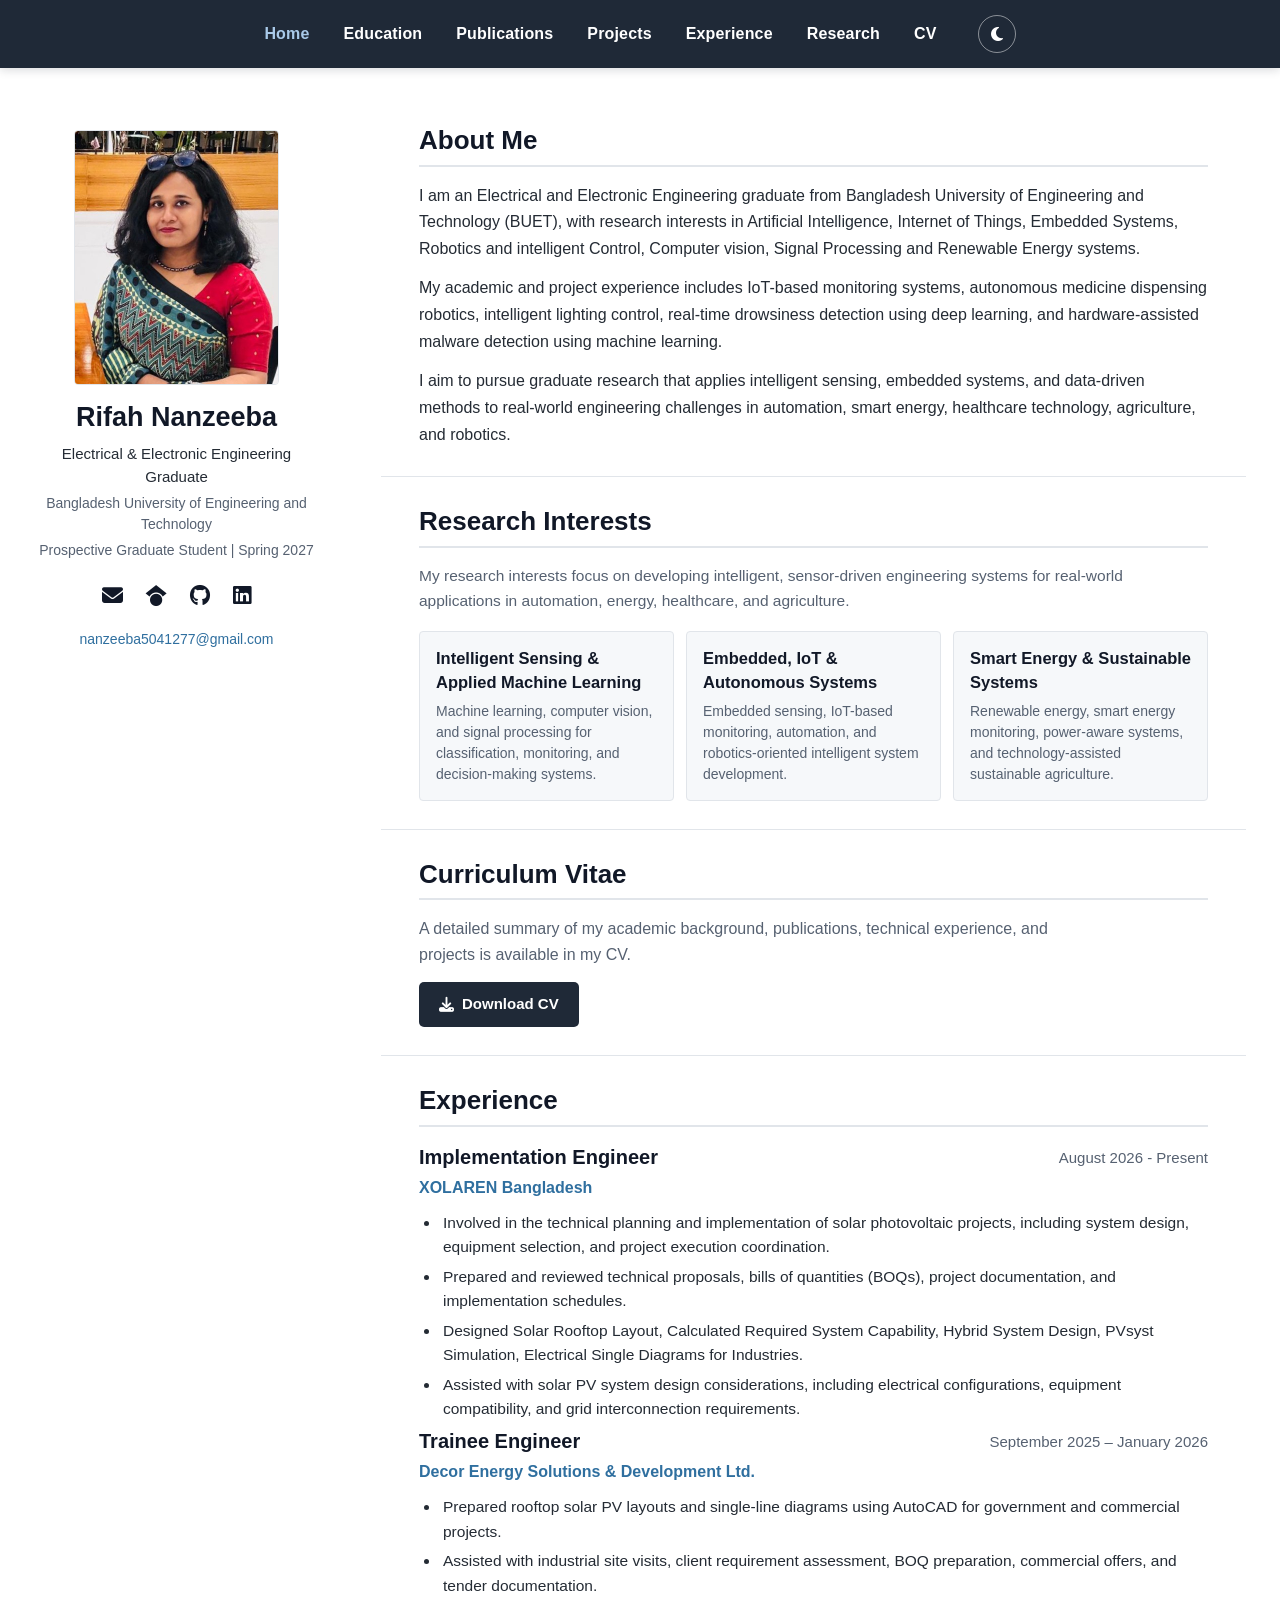
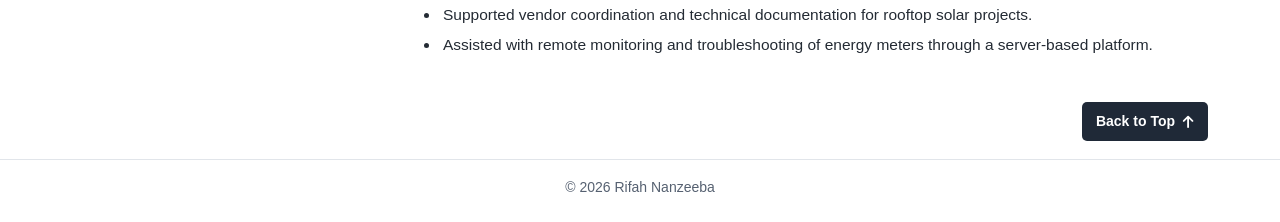
<file: index.html>
<!DOCTYPE html>
<html lang="en">
<head>
  <meta charset="UTF-8">
  <meta name="viewport" content="width=device-width, initial-scale=1.0">
  <title>Rifah Nanzeeba | Electrical &amp; Electronic Engineering</title>

  <!-- Apply saved theme before page renders -->
  <script>
    (function () {
      const savedTheme = localStorage.getItem("rifah-site-theme");
      const prefersDark = window.matchMedia &&
        window.matchMedia("(prefers-color-scheme: dark)").matches;

      const theme = savedTheme || (prefersDark ? "dark" : "light");
      document.documentElement.setAttribute("data-theme", theme);
    })();
  </script>

  <!-- Font Awesome Icons -->
  <link
    rel="stylesheet"
    href="https://cdnjs.cloudflare.com/ajax/libs/font-awesome/6.5.0/css/all.min.css"
  >

  <!-- Shared CSS -->
  <link rel="stylesheet" href="style.css">
</head>

<body id="top">

  <nav class="top-nav">
    <a href="#about" class="active">Home</a>
    <a href="education.html">Education</a>
    <a href="publications.html">Publications</a>
    <a href="project.html">Projects</a>
    <a href="#experience">Experience</a>
    <a href="#research-interests">Research</a>
    <a href="#cv">CV</a>
    <button id="theme-toggle" class="theme-toggle" type="button" aria-label="Switch to dark mode">
      <i class="fa-solid fa-moon"></i>
    </button>
  </nav>

  <div class="page-layout">

    <aside class="profile-sidebar" id="contact">
      <img src="WM.jpeg" alt="Rifah Nanzeeba" class="profile-photo">

      <h1>Rifah Nanzeeba</h1>

      <p class="profile-title">Electrical &amp; Electronic Engineering Graduate</p>
      <p class="profile-institution">Bangladesh University of Engineering and Technology</p>
      <p class="profile-status">Prospective Graduate Student | Spring 2027</p>

      <div class="social-icons">
        <a href="mailto:nanzeeba5041277@gmail.com" title="Email" aria-label="Email">
          <i class="fa-solid fa-envelope"></i>
        </a>
        <a href="https://scholar.google.com/citations?user=uKx2YNoAAAAJ&amp;hl=en&amp;oi=ao"
           target="_blank" rel="noopener noreferrer" title="Google Scholar" aria-label="Google Scholar">
          <i class="fa-brands fa-google-scholar"></i>
        </a>
        <a href="https://github.com/rifahnanzeeba"
           target="_blank" rel="noopener noreferrer" title="GitHub" aria-label="GitHub">
          <i class="fa-brands fa-github"></i>
        </a>
        <a href="https://www.linkedin.com/in/rifah-nanzeeba-9958081a5/"
           target="_blank" rel="noopener noreferrer" title="LinkedIn" aria-label="LinkedIn">
          <i class="fa-brands fa-linkedin"></i>
        </a>
      </div>

      <div class="profile-contact">
        <a href="mailto:nanzeeba5041277@gmail.com">nanzeeba5041277@gmail.com</a>
      </div>
    </aside>

    <main class="main-content">

      <section id="about" class="content-section">
        <div class="section-content">
          <h2>About Me</h2>
          <p>
            I am an Electrical and Electronic Engineering graduate from
            Bangladesh University of Engineering and Technology (BUET), with
            research interests in Artificial Intelligence, Internet of Things,
            Embedded Systems, Robotics and intelligent Control, Computer vision, Signal Processing and Renewable
            Energy systems.
          </p>
          <p>
            My academic and project experience includes IoT-based monitoring
            systems, autonomous medicine dispensing robotics, intelligent
            lighting control, real-time drowsiness detection using deep
            learning, and hardware-assisted malware detection using machine
            learning.
          </p>
          <p>
            I aim to pursue graduate research that applies intelligent sensing,
            embedded systems, and data-driven methods to real-world engineering
            challenges in automation, smart energy, healthcare technology,
            agriculture, and robotics.
          </p>
        </div>
      </section>

      <section id="research-interests" class="content-section">
        <div class="section-content">
          <h2>Research Interests</h2>

          <p class="research-summary">
            My research interests focus on developing intelligent, sensor-driven
            engineering systems for real-world applications in automation,
            energy, healthcare, and agriculture.
          </p>

          <div class="research-grid">
            <div class="research-item">
              <h3>Intelligent Sensing &amp; Applied Machine Learning</h3>
              <p>
                Machine learning, computer vision, and signal processing for
                classification, monitoring, and decision-making systems.
              </p>
            </div>

            <div class="research-item">
              <h3>Embedded, IoT &amp; Autonomous Systems</h3>
              <p>
                Embedded sensing, IoT-based monitoring, automation, and
                robotics-oriented intelligent system development.
              </p>
            </div>

            <div class="research-item">
              <h3>Smart Energy &amp; Sustainable Systems</h3>
              <p>
                Renewable energy, smart energy monitoring, power-aware systems,
                and technology-assisted sustainable agriculture.
              </p>
            </div>
          </div>
        </div>
      </section>

      <section id="cv" class="content-section">
        <div class="section-content cv-section-content">
          <h2>Curriculum Vitae</h2>
          <p>
            A detailed summary of my academic background, publications,
            technical experience, and projects is available in my CV.
          </p>
          <a href="Rifah_Nanzeeba_CV__Copy__for_github.pdf" download class="cv-button">
            <i class="fa-solid fa-download"></i> Download CV
          </a>
        </div>
      </section>

      <section id="experience" class="content-section">
        <div class="section-content">
          <h2>Experience</h2>
          
    

    <!-- XOLAREN Bangladesh -->
          <article class="experience-item">

            <div class="experience-heading">
              <div>
                <h3>Implementation Engineer</h3>
                  <p class="organization">XOLAREN Bangladesh</p>
              </div>
                  <p class="duration">August 2026 - Present</p>
            </div>

              <ul class="experience-list">
                <li>
                  Involved in the technical planning and implementation
                  of solar photovoltaic projects, including system design,
                  equipment selection, and project execution coordination.
                </li>

                <li>
                  Prepared and reviewed technical proposals, bills of
                  quantities (BOQs), project documentation, and
                  implementation schedules.
                </li>

                <li>
                  Designed Solar Rooftop Layout, Calculated Required System Capability,
                  Hybrid System Design, PVsyst Simulation, Electrical Single Diagrams for Industries.
                </li>

                <li>
                  Assisted with solar PV system design considerations,
                  including electrical configurations, equipment
                 compatibility, and grid interconnection requirements.
                </li>
              </ul>

    </article>
          <article class="experience-item">
            <div class="experience-heading">
              <div>
                <h3>Trainee Engineer</h3>
                <p class="organization">Decor Energy Solutions &amp; Development Ltd.</p>
              </div>
              <p class="duration">September 2025 – January 2026</p>
            </div>

            <ul class="experience-list">
              <li>Prepared rooftop solar PV layouts and single-line diagrams using AutoCAD for government and commercial projects.</li>
              <li>Assisted with industrial site visits, client requirement assessment, BOQ preparation, commercial offers, and tender documentation.</li>
              <li>Supported vendor coordination and technical documentation for rooftop solar projects.</li>
              <li>Assisted with remote monitoring and troubleshooting of energy meters through a server-based platform.</li>
            </ul>
          </article>
        </div>
      </section>

      <div class="back-top-container">
        <a href="#top" class="back-to-top">
          Back to Top <i class="fa-solid fa-arrow-up"></i>
        </a>
      </div>
    </main>
  </div>

  <footer>
    <p>© 2026 Rifah Nanzeeba</p>
  </footer>

  <script src="theme.js"></script>
</body>
</html>
</file>
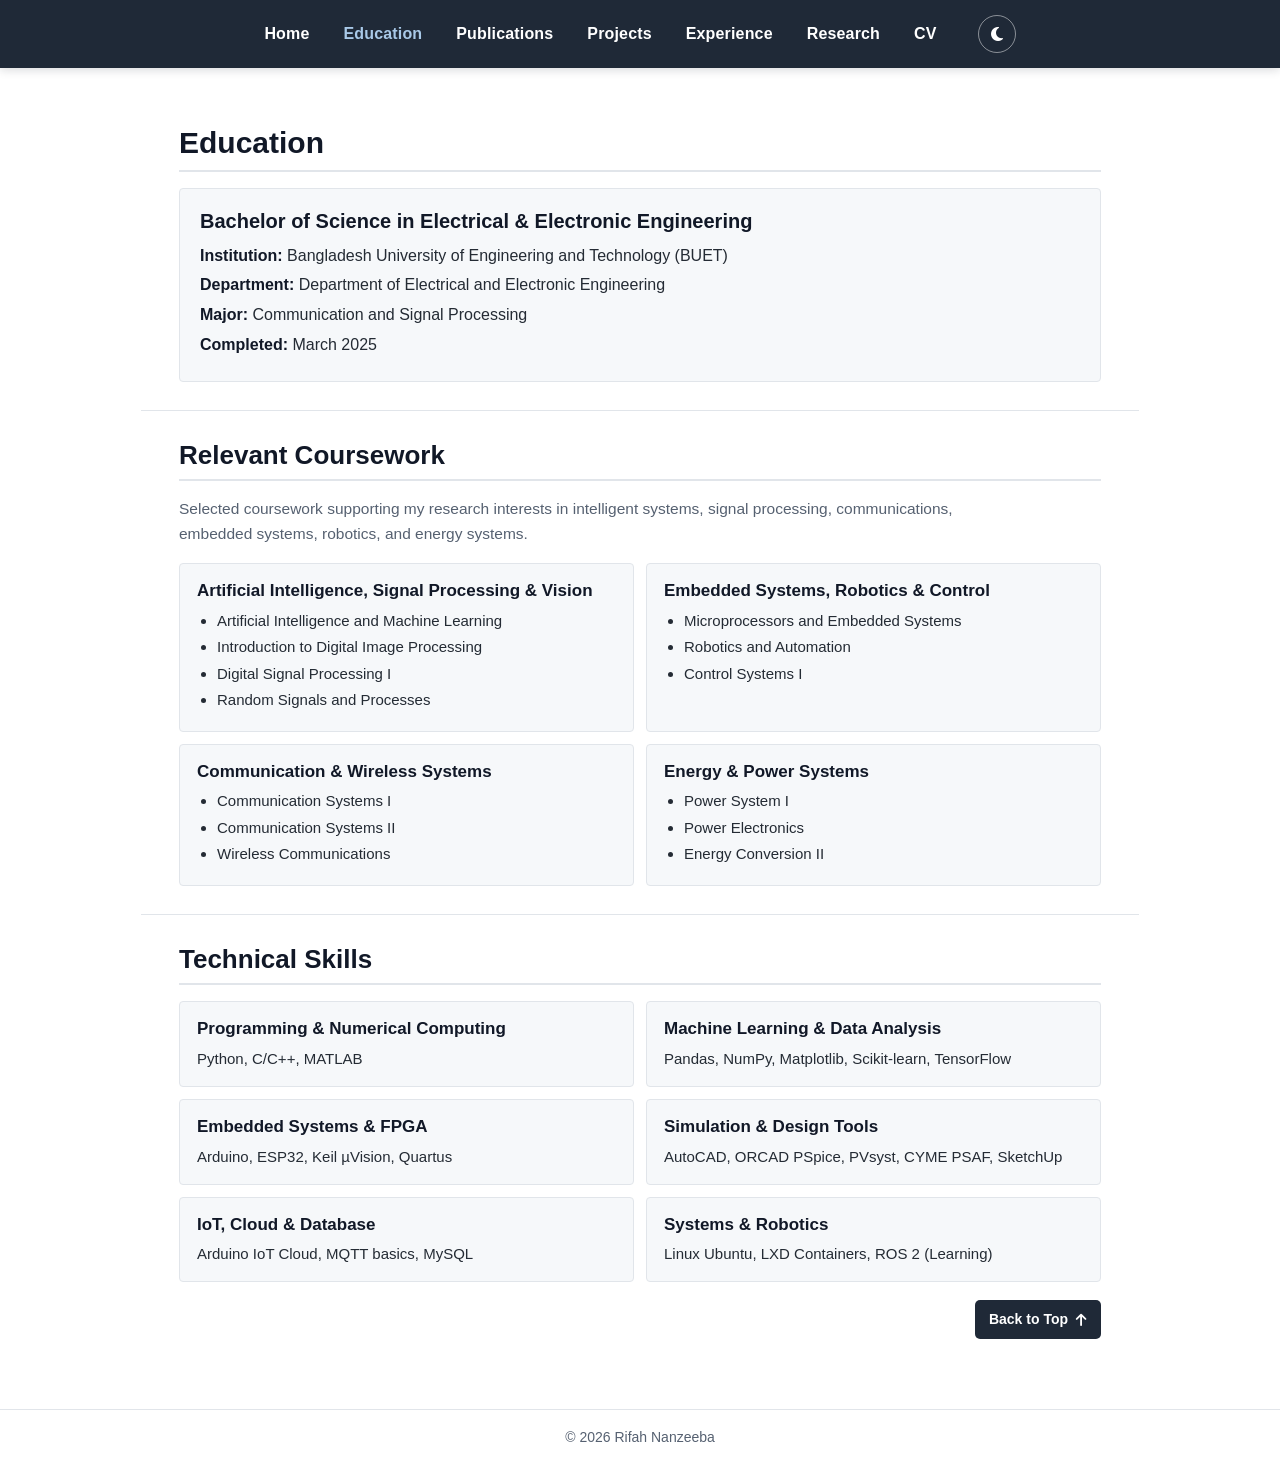
<file: education.html>
<!DOCTYPE html>
<html lang="en">
<head>
  <meta charset="UTF-8">
  <meta name="viewport" content="width=device-width, initial-scale=1.0">
  <title>Education | Rifah Nanzeeba</title>

   <!-- Apply saved theme before page renders -->
  <script>
    (function () {
      const savedTheme = localStorage.getItem("rifah-site-theme");
      const prefersDark = window.matchMedia &&
        window.matchMedia("(prefers-color-scheme: dark)").matches;

      const theme = savedTheme || (prefersDark ? "dark" : "light");
      document.documentElement.setAttribute("data-theme", theme);
    })();
  </script>

  <!-- Font Awesome Icons -->
  <link
    rel="stylesheet"
    href="https://cdnjs.cloudflare.com/ajax/libs/font-awesome/6.5.0/css/all.min.css"
  >

  <!-- Shared CSS -->
  <link rel="stylesheet" href="style.css">
</head>

<body id="top">

  <nav class="top-nav">
    <a href="index.html">Home</a>
    <a href="education.html" class="active">Education</a>
    <a href="publications.html">Publications</a>
    <a href="project.html">Projects</a>
    <a href="index.html#experience">Experience</a>
    <a href="index.html#research-interests">Research</a>
    <a href="index.html#cv">CV</a>
    <button
    class="theme-toggle"
    type="button"
    data-theme-toggle
    aria-label="Switch theme"
    title="Switch theme"
  >
    <i class="fa-solid fa-moon"></i>
  </button>
  </nav>

  <main class="subpage-layout">

    <section class="subpage-section" id="education">
      <div class="section-content">
        <h1>Education</h1>

        <div class="education-details">
          <h3>Bachelor of Science in Electrical &amp; Electronic Engineering</h3>
          <p><strong>Institution:</strong> Bangladesh University of Engineering and Technology (BUET)</p>
          <p><strong>Department:</strong> Department of Electrical and Electronic Engineering</p>
          <p><strong>Major:</strong> Communication and Signal Processing</p>
          <p><strong>Completed:</strong> March 2025</p>
        </div>
      </div>
    </section>

    <section class="subpage-section" id="coursework">
      <div class="section-content">
        <h2>Relevant Coursework</h2>

        <p class="section-introduction">
          Selected coursework supporting my research interests in intelligent systems,
          signal processing, communications, embedded systems, robotics, and energy systems.
        </p>

        <div class="coursework-grid">
          <div class="coursework-category">
            <h3>Artificial Intelligence, Signal Processing &amp; Vision</h3>
            <ul>
              <li>Artificial Intelligence and Machine Learning</li>
              <li>Introduction to Digital Image Processing</li>
              <li>Digital Signal Processing I</li>
              <li>Random Signals and Processes</li>
            </ul>
          </div>

          <div class="coursework-category">
            <h3>Embedded Systems, Robotics &amp; Control</h3>
            <ul>
              <li>Microprocessors and Embedded Systems</li>
              <li>Robotics and Automation</li>
              <li>Control Systems I</li>
            </ul>
          </div>

          <div class="coursework-category">
            <h3>Communication &amp; Wireless Systems</h3>
            <ul>
              <li>Communication Systems I</li>
              <li>Communication Systems II</li>
              <li>Wireless Communications</li>
            </ul>
          </div>

          <div class="coursework-category">
            <h3>Energy &amp; Power Systems</h3>
            <ul>
              <li>Power System I</li>
              <li>Power Electronics</li>
              <li>Energy Conversion II</li>
            </ul>
          </div>
        </div>
      </div>
    </section>

    <section class="subpage-section" id="skills">
      <div class="section-content">
        <h2>Technical Skills</h2>

        <div class="skills-grid">
          <div class="skill-category">
            <h3>Programming &amp; Numerical Computing</h3>
            <p>Python, C/C++, MATLAB</p>
          </div>

          <div class="skill-category">
            <h3>Machine Learning &amp; Data Analysis</h3>
            <p>Pandas, NumPy, Matplotlib, Scikit-learn, TensorFlow</p>
          </div>

          <div class="skill-category">
            <h3>Embedded Systems &amp; FPGA</h3>
            <p>Arduino, ESP32, Keil µVision, Quartus</p>
          </div>

          <div class="skill-category">
            <h3>Simulation &amp; Design Tools</h3>
            <p>AutoCAD, ORCAD PSpice, PVsyst, CYME PSAF, SketchUp</p>
          </div>

          <div class="skill-category">
            <h3>IoT, Cloud &amp; Database</h3>
            <p>Arduino IoT Cloud, MQTT basics, MySQL</p>
          </div>

          <div class="skill-category">
            <h3>Systems &amp; Robotics</h3>
            <p>Linux Ubuntu, LXD Containers, ROS 2 (Learning)</p>
          </div>
        </div>

        <div class="back-top-container">
          <a href="#top" class="back-to-top">
            Back to Top <i class="fa-solid fa-arrow-up"></i>
          </a>
        </div>
      </div>
    </section>
  </main>

  <footer>
    <p>© 2026 Rifah Nanzeeba</p>
  </footer>

  <script src="theme.js"></script>
</body>
</html>
</file>
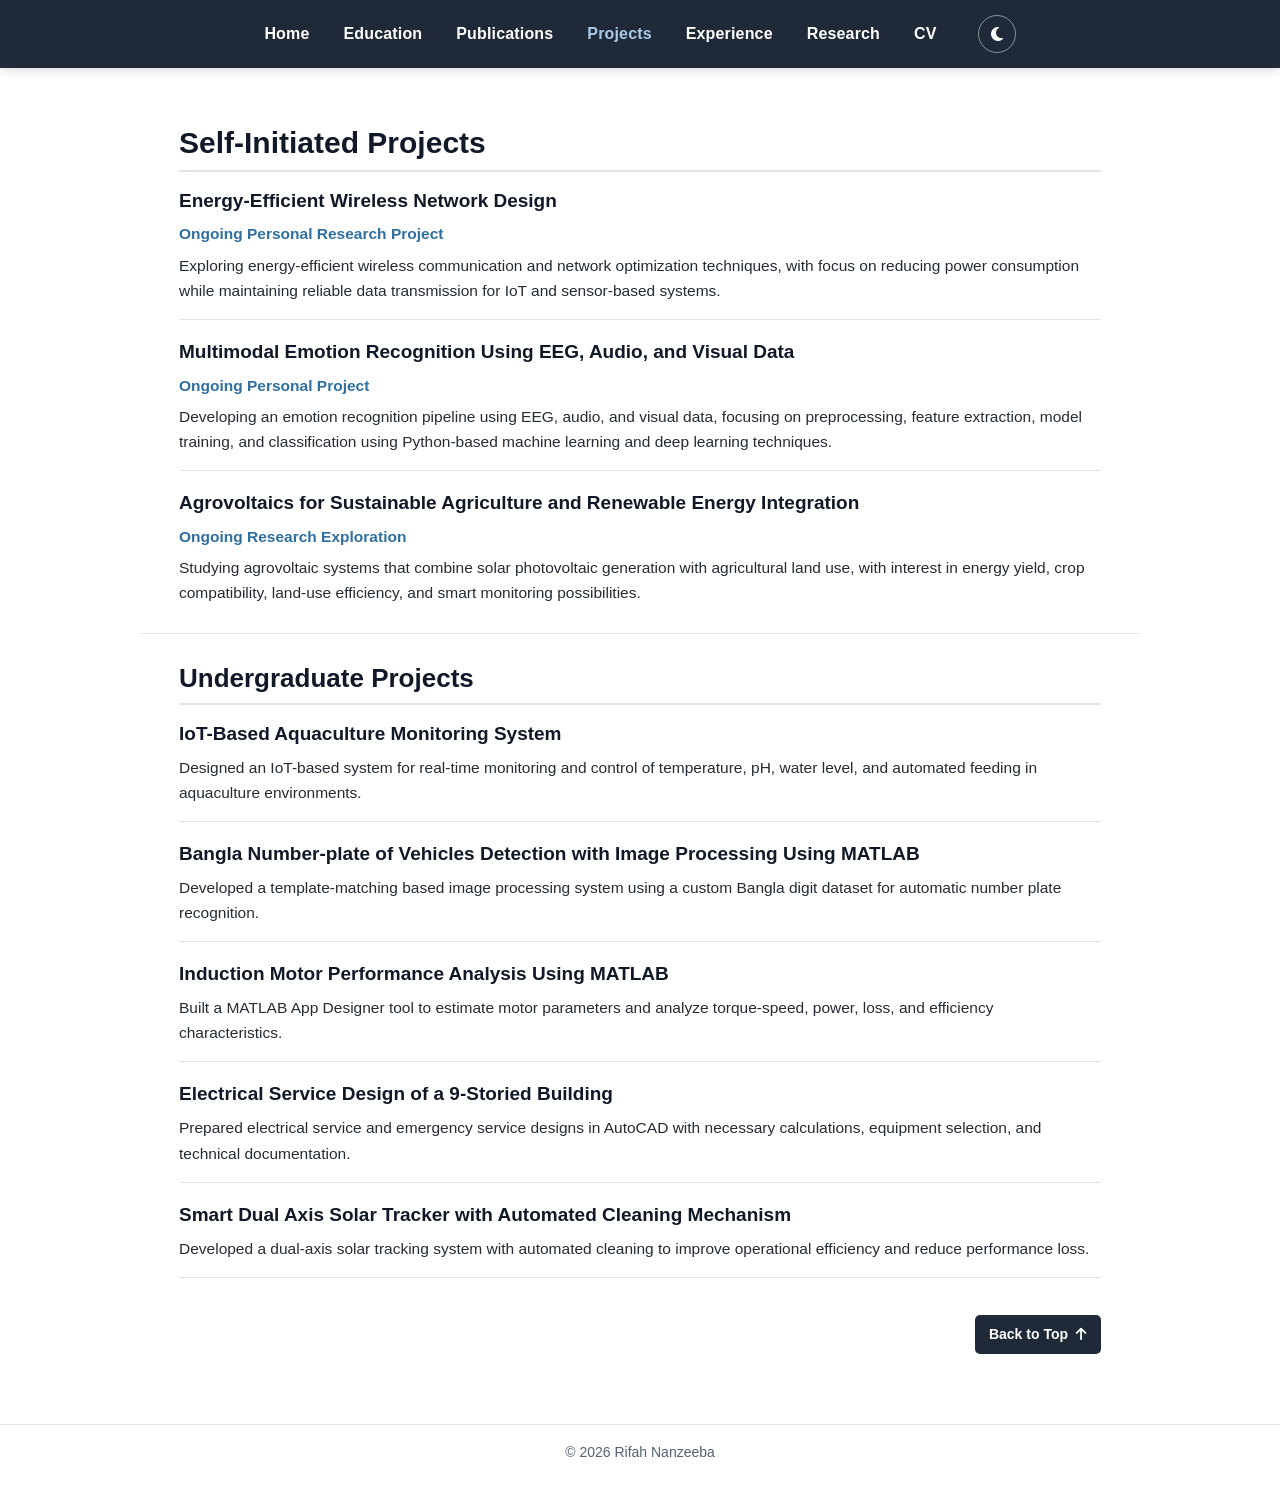
<file: project.html>
<!DOCTYPE html>
<html lang="en">
<head>
  <meta charset="UTF-8">
  <meta name="viewport" content="width=device-width, initial-scale=1.0">
  <title>Projects | Rifah Nanzeeba</title>

   <!-- Apply saved theme before page renders -->
  <script>
    (function () {
      const savedTheme = localStorage.getItem("rifah-site-theme");
      const prefersDark = window.matchMedia &&
        window.matchMedia("(prefers-color-scheme: dark)").matches;

      const theme = savedTheme || (prefersDark ? "dark" : "light");
      document.documentElement.setAttribute("data-theme", theme);
    })();
  </script>

  <!-- Font Awesome Icons -->
  <link
    rel="stylesheet"
    href="https://cdnjs.cloudflare.com/ajax/libs/font-awesome/6.5.0/css/all.min.css"
  >

  <!-- Shared CSS -->
  <link rel="stylesheet" href="style.css">
</head>

<body id="top">

  <nav class="top-nav">
    <a href="index.html">Home</a>
    <a href="education.html">Education</a>
    <a href="publications.html">Publications</a>
    <a href="project.html" class="active">Projects</a>
    <a href="index.html#experience">Experience</a>
    <a href="index.html#research-interests">Research</a>
    <a href="index.html#cv">CV</a>
    <button id="theme-toggle" class="theme-toggle" type="button" aria-label="Switch to dark mode">
      <i class="fa-solid fa-moon"></i>
    </button>
  </nav>

  <main class="subpage-layout">

    <section class="subpage-section" id="ongoing-projects">
      <div class="section-content">
        <h1>Self-Initiated Projects</h1>

        <article class="project">
          <h3>Energy-Efficient Wireless Network Design</h3>
          <p class="project-status">Ongoing Personal Research Project</p>
          <p>
            Exploring energy-efficient wireless communication and network optimization techniques,
            with focus on reducing power consumption while maintaining reliable data transmission
            for IoT and sensor-based systems.
          </p>
        </article>

        <article class="project">
          <h3>Multimodal Emotion Recognition Using EEG, Audio, and Visual Data</h3>
          <p class="project-status">Ongoing Personal Project</p>
          <p>
            Developing an emotion recognition pipeline using EEG, audio, and visual data, focusing
            on preprocessing, feature extraction, model training, and classification using
            Python-based machine learning and deep learning techniques.
          </p>
        </article>

        <article class="project">
          <h3>Agrovoltaics for Sustainable Agriculture and Renewable Energy Integration</h3>
          <p class="project-status">Ongoing Research Exploration</p>
          <p>
            Studying agrovoltaic systems that combine solar photovoltaic generation with
            agricultural land use, with interest in energy yield, crop compatibility,
            land-use efficiency, and smart monitoring possibilities.
          </p>
        </article>
      </div>
    </section>

    <section class="subpage-section" id="undergraduate-projects">
      <div class="section-content">
        <h2>Undergraduate Projects</h2>

        <article class="project">
          <h3>IoT-Based Aquaculture Monitoring System</h3>
          <p>
            Designed an IoT-based system for real-time monitoring and control of temperature,
            pH, water level, and automated feeding in aquaculture environments.
          </p>
        </article>

        <article class="project">
          <h3>Bangla Number-plate of Vehicles Detection with Image Processing Using MATLAB</h3>
          <p>
            Developed a template-matching based image processing system using a custom Bangla
            digit dataset for automatic number plate recognition.
          </p>
        </article>

        <article class="project">
          <h3>Induction Motor Performance Analysis Using MATLAB</h3>
          <p>
            Built a MATLAB App Designer tool to estimate motor parameters and analyze
            torque-speed, power, loss, and efficiency characteristics.
          </p>
        </article>

        <article class="project">
          <h3>Electrical Service Design of a 9-Storied Building</h3>
          <p>
            Prepared electrical service and emergency service designs in AutoCAD with
            necessary calculations, equipment selection, and technical documentation.
          </p>
        </article>

        <article class="project">
          <h3>Smart Dual Axis Solar Tracker with Automated Cleaning Mechanism</h3>
          <p>
            Developed a dual-axis solar tracking system with automated cleaning to improve
            operational efficiency and reduce performance loss.
          </p>
        </article>

        <div class="back-top-container">
          <a href="#top" class="back-to-top">
            Back to Top <i class="fa-solid fa-arrow-up"></i>
          </a>
        </div>
      </div>
    </section>
  </main>

  <footer>
    <p>© 2026 Rifah Nanzeeba</p>
  </footer>

  <script src="theme.js"></script>
</body>
</html>
</file>
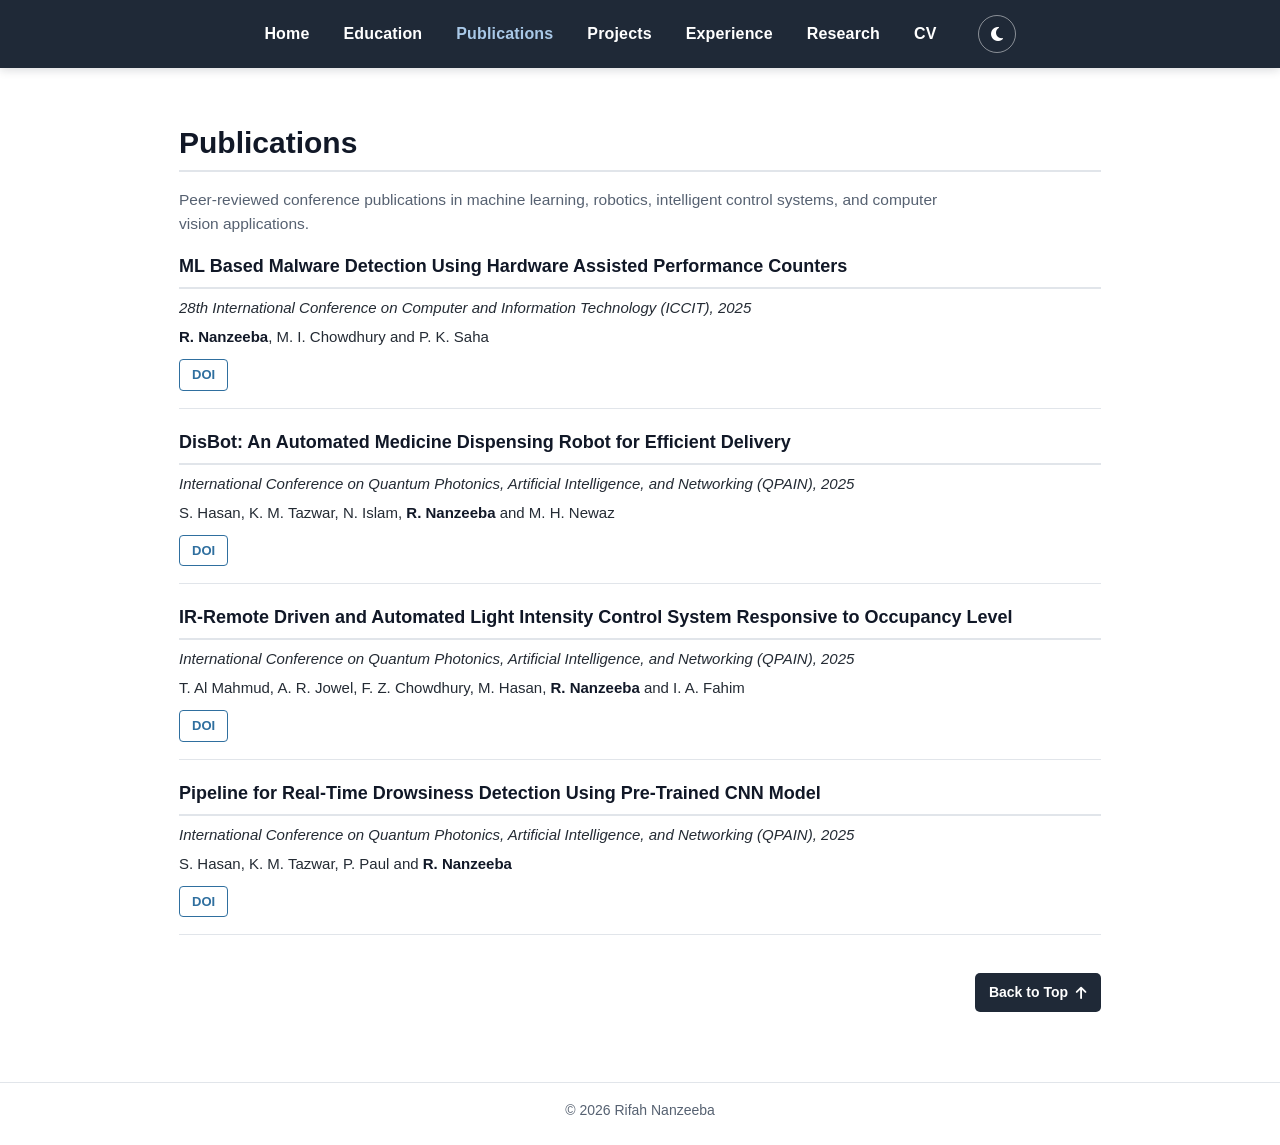
<file: publications.html>
<!DOCTYPE html>
<html lang="en">
<head>
  <meta charset="UTF-8">
  <meta name="viewport" content="width=device-width, initial-scale=1.0">
  <title>Publications | Rifah Nanzeeba</title>

   <!-- Apply saved theme before page renders -->
  <script>
    (function () {
      const savedTheme = localStorage.getItem("rifah-site-theme");
      const prefersDark = window.matchMedia &&
        window.matchMedia("(prefers-color-scheme: dark)").matches;

      const theme = savedTheme || (prefersDark ? "dark" : "light");
      document.documentElement.setAttribute("data-theme", theme);
    })();
  </script>

  <!-- Font Awesome Icons -->
  <link
    rel="stylesheet"
    href="https://cdnjs.cloudflare.com/ajax/libs/font-awesome/6.5.0/css/all.min.css"
  >

  <!-- Shared CSS -->
  <link rel="stylesheet" href="style.css">
</head>

<body id="top">

  <nav class="top-nav">
    <a href="index.html">Home</a>
    <a href="education.html">Education</a>
    <a href="publications.html" class="active">Publications</a>
    <a href="project.html">Projects</a>
    <a href="index.html#experience">Experience</a>
    <a href="index.html#research-interests">Research</a>
    <a href="index.html#cv">CV</a>
    <button id="theme-toggle" class="theme-toggle" type="button" aria-label="Switch to dark mode">
      <i class="fa-solid fa-moon"></i>
    </button>
  </nav>

  <main class="subpage-layout">
    <section class="subpage-section">
      <div class="section-content">
        <h1 class="page-heading">Publications</h1>

        <p class="page-introduction">
          Peer-reviewed conference publications in machine learning, robotics,
          intelligent control systems, and computer vision applications.
        </p>

        <article class="publication">
          <h2>ML Based Malware Detection Using Hardware Assisted Performance Counters</h2>
          <p class="publication-venue">28th International Conference on Computer and Information Technology (ICCIT), 2025</p>
          <p class="publication-authors"><strong>R. Nanzeeba</strong>, M. I. Chowdhury and P. K. Saha</p>
          <a href="https://ieeexplore.ieee.org/abstract/document/11491146" target="_blank" rel="noopener noreferrer" class="paper-button">DOI</a>
        </article>

        <article class="publication">
          <h2>DisBot: An Automated Medicine Dispensing Robot for Efficient Delivery</h2>
          <p class="publication-venue">International Conference on Quantum Photonics, Artificial Intelligence, and Networking (QPAIN), 2025</p>
          <p class="publication-authors">S. Hasan, K. M. Tazwar, N. Islam, <strong>R. Nanzeeba</strong> and M. H. Newaz</p>
          <a href="https://ieeexplore.ieee.org/abstract/document/11171744" target="_blank" rel="noopener noreferrer" class="paper-button">DOI</a>
        </article>

        <article class="publication">
          <h2>IR-Remote Driven and Automated Light Intensity Control System Responsive to Occupancy Level</h2>
          <p class="publication-venue">International Conference on Quantum Photonics, Artificial Intelligence, and Networking (QPAIN), 2025</p>
          <p class="publication-authors">T. Al Mahmud, A. R. Jowel, F. Z. Chowdhury, M. Hasan, <strong>R. Nanzeeba</strong> and I. A. Fahim</p>
          <a href="https://ieeexplore.ieee.org/abstract/document/11171781" target="_blank" rel="noopener noreferrer" class="paper-button">DOI</a>
        </article>

        <article class="publication">
          <h2>Pipeline for Real-Time Drowsiness Detection Using Pre-Trained CNN Model</h2>
          <p class="publication-venue">International Conference on Quantum Photonics, Artificial Intelligence, and Networking (QPAIN), 2025</p>
          <p class="publication-authors">S. Hasan, K. M. Tazwar, P. Paul and <strong>R. Nanzeeba</strong></p>
          <a href="https://ieeexplore.ieee.org/abstract/document/11172132" target="_blank" rel="noopener noreferrer" class="paper-button">DOI</a>
        </article>

        <div class="back-top-container">
          <a href="#top" class="back-to-top">
            Back to Top <i class="fa-solid fa-arrow-up"></i>
          </a>
        </div>
      </div>
    </section>
  </main>

  <footer>
    <p>© 2026 Rifah Nanzeeba</p>
  </footer>

  <script src="theme.js"></script>
</body>
</html>
</file>
<file: style.css>
/* =========================================================
   Shared Theme and Layout Styles
   Used by: index.html, education.html, publications.html, project.html
========================================================= */

:root {
  --navy: #1f2937;
  --navy-dark: #111827;
  --blue: #2f6f9f;
  --blue-hover: #1f4e73;
  --blue-light: #a9c9e8;

  --text: #242b34;
  --muted-text: #566171;
  --border: #e1e5ea;

  --page-background: #ffffff;
  --surface: #ffffff;
  --surface-alt: #f6f8fa;
  --card-background: #f6f8fa;
  --on-navy: #ffffff;

  --nav-height: 68px;
  --page-width: 1320px;
  --content-width: 1050px;
  --sidebar-width: 285px;
}

/* =========================================================
   Dark Mode Theme
========================================================= */

[data-theme="dark"] {
  --navy: #0f172a;
  --navy-dark: #f1f5f9;
  --blue: #7db9e3;
  --blue-hover: #acd6f3;
  --blue-light: #bfdbfe;

  --text: #e5e7eb;
  --muted-text: #b6c1ce;
  --border: #334155;

  --white: #111827;
  --soft-background: #172131;
  --card-background: #172131;
}

html[data-theme="dark"] {
  --navy: #101827;
  --navy-dark: #f4f7fb;
  --blue: #85c6ef;
  --blue-hover: #b5ddf7;
  --blue-light: #bfdbfe;

  --text: #e4e9f0;
  --muted-text: #b6c2d0;
  --border: #334155;

  --page-background: #111824;
  --surface: #111824;
  --surface-alt: #162131;
  --card-background: #182536;
  --on-navy: #ffffff;
}

/* =========================================================
   Global Styling
========================================================= */

* {
  box-sizing: border-box;
}

html {
  scroll-behavior: smooth;
}

body {
  margin: 0;
  padding-top: var(--nav-height);
  font-family: Arial, Helvetica, sans-serif;
  color: var(--text);
  background: var(--page-background);
  line-height: 1.65;
  transition: background-color 0.22s ease, color 0.22s ease;
}

a {
  transition: color 0.2s ease, background-color 0.2s ease, transform 0.2s ease;
}

p {
  margin-top: 0;
}

strong {
  color: var(--navy-dark);
}

ul {
  padding-left: 22px;
}

/* =========================================================
   Top Navigation Bar
========================================================= */

.top-nav {
  position: fixed;
  top: 0;
  left: 0;
  right: 0;
  z-index: 1000;

  min-height: var(--nav-height);
  display: flex;
  justify-content: center;
  align-items: center;
  gap: 34px;

  padding: 0 24px;
  background: var(--navy);
  box-shadow: 0 2px 9px rgba(17, 24, 39, 0.16);
}

.top-nav a {
  color: var(--on-navy);
  text-decoration: none;
  font-size: 16px;
  font-weight: 600;
  letter-spacing: 0.01em;
}

.top-nav a:hover,
.top-nav a.active {
  color: var(--blue-light);
}

/* =========================================================
   Theme Toggle Button
========================================================= */

.theme-toggle {
  width: 38px;
  height: 38px;
  margin-left: 4px;

  display: inline-flex;
  justify-content: center;
  align-items: center;

  color: #ffffff;
  background: transparent;
  border: 1px solid rgba(255, 255, 255, 0.45);
  border-radius: 50%;

  font-size: 16px;
  cursor: pointer;
  transition: background-color 0.2s ease, border-color 0.2s ease;
}

.theme-toggle:hover {
  background: rgba(255, 255, 255, 0.12);
  border-color: #ffffff;
}

[data-theme="dark"] .profile-photo {
  border-color: #475569;
}

[data-theme="dark"] footer {
  background: var(--white);
}

.theme-toggle {
  width: 38px;
  height: 38px;
  margin-left: 7px;
  display: inline-flex;
  justify-content: center;
  align-items: center;
  color: var(--on-navy);
  background: transparent;
  border: 1px solid rgba(255, 255, 255, 0.48);
  border-radius: 50%;
  font-size: 16px;
  cursor: pointer;
}

.theme-toggle:hover {
  background: rgba(255, 255, 255, 0.12);
  border-color: var(--on-navy);
}

/* =========================================================
   Home Page: Main Two-Column Layout
========================================================= */

.page-layout {
  max-width: var(--page-width);
  margin: 0 auto;
  padding: 0 34px;
  display: grid;
  grid-template-columns: var(--sidebar-width) minmax(0, 1fr);
  column-gap: 62px;
  align-items: start;
}

.profile-sidebar {
  position: sticky;
  top: calc(var(--nav-height) + 28px);
  align-self: start;
  text-align: center;
  padding-top: 34px;
}

.profile-photo {
  display: block;
  width: 205px;
  height: 255px;
  margin: 0 auto 15px;
  object-fit: cover;
  object-position: center;
  border: 1px solid var(--border);
  border-radius: 4px;
}

.profile-sidebar h1 {
  margin: 0 0 8px;
  color: var(--navy-dark);
  font-size: 27px;
  font-weight: 700;
  line-height: 1.3;
}

.profile-title {
  margin: 0 0 5px;
  color: var(--text);
  font-size: 15px;
  line-height: 1.5;
}

.profile-institution,
.profile-status {
  margin: 0 0 5px;
  color: var(--muted-text);
  font-size: 14px;
  line-height: 1.5;
}

.social-icons {
  display: flex;
  align-items: center;
  justify-content: center;
  gap: 23px;
  margin-top: 18px;
}

.social-icons a {
  color: var(--navy-dark);
  font-size: 21px;
  text-decoration: none;
}

.social-icons a:hover {
  color: var(--blue);
  transform: translateY(-2px);
}

.profile-contact {
  margin-top: 14px;
  font-size: 14px;
}

.profile-contact a {
  color: var(--blue);
  text-decoration: none;
  word-break: break-word;
}

.profile-contact a:hover {
  color: var(--blue-hover);
  text-decoration: underline;
}

.main-content {
  min-width: 0;
  padding-top: 28px;
}

/* =========================================================
   Shared Compact Section Spacing
   Applies consistently across all pages
========================================================= */

.content-section,
.subpage-section {
  width: 100%;
  padding: 28px 38px;
  margin: 0;
  scroll-margin-top: calc(var(--nav-height) + 8px);
  border-bottom: 1px solid var(--border);
  background: var(--surface);
}

.content-section:last-of-type,
.subpage-section:last-of-type {
  border-bottom: none;
}

.alternate-section {
  background: var(--surface-alt);
}

.section-content {
  width: 100%;
}

.content-section h2,
.subpage-section h1,
.subpage-section h2,
.page-heading {
  margin: 0 0 16px;
  padding-bottom: 8px;
  color: var(--navy-dark);
  border-bottom: 2px solid var(--border);
  line-height: 1.25;
}

.content-section h2,
.subpage-section h2 {
  font-size: 26px;
}

.subpage-section h1,
.page-heading {
  font-size: 30px;
}

.section-introduction,
.page-introduction {
  max-width: 790px;
  margin: 0 0 16px;
  color: var(--muted-text);
  font-size: 15.5px;
  line-height: 1.6;
}

/* =========================================================
   About Me Section
========================================================= */

#about p {
  max-width: 790px;
  margin-bottom: 12px;
  color: var(--text);
  font-size: 16px;
  line-height: 1.68;
}

#about p:last-child {
  margin-bottom: 0;
}

/* =========================================================
   Research Interests Section
========================================================= */

.research-summary {
  max-width: 790px;
  margin: 0 0 18px;
  color: var(--muted-text);
  font-size: 15.5px;
  line-height: 1.6;
}

.research-grid {
  display: grid;
  grid-template-columns: repeat(3, minmax(0, 1fr));
  gap: 12px;
}

.research-item {
  padding: 15px 16px;
  background: var(--card-background);
  border: 1px solid var(--border);
  border-radius: 4px;
}

.research-item h3 {
  margin: 0 0 7px;
  color: var(--navy-dark);
  font-size: 16.5px;
  line-height: 1.4;
}

.research-item p {
  margin: 0;
  color: var(--muted-text);
  font-size: 14px;
  line-height: 1.5;
}

/* =========================================================
   Experience Section
========================================================= */

.experience-item {
  width: 100%;
}

.experience-heading {
  display: flex;
  justify-content: space-between;
  align-items: start;
  gap: 22px;
  margin-bottom: 10px;
}

.experience-heading h3 {
  margin: 0 0 4px;
  color: var(--navy-dark);
  font-size: 20px;
  line-height: 1.4;
}

.organization {
  margin: 0;
  color: var(--blue);
  font-size: 16px;
  font-weight: 600;
}

.duration {
  margin: 3px 0 0;
  color: var(--muted-text);
  font-size: 15px;
  white-space: nowrap;
}

.experience-list {
  margin: 0;
  padding-left: 21px;
}

.experience-list li {
  margin-bottom: 5px;
  padding-left: 3px;
  font-size: 15.5px;
  line-height: 1.58;
}

/* =========================================================
   CV Section
========================================================= */

.cv-section-content {
  text-align: left;
}

#cv p {
  max-width: 650px;
  margin: 0 0 15px;
  color: var(--muted-text);
  font-size: 16px;
  line-height: 1.6;
}

.cv-button {
  display: inline-flex;
  align-items: center;
  gap: 8px;
  padding: 10px 20px;
  background: var(--navy);
  color: var(--on-navy);
  border-radius: 5px;
  text-decoration: none;
  font-size: 15px;
  font-weight: 600;
}

.cv-button:hover {
  background: var(--blue);
}

/* =========================================================
   Shared Subpage Layout: Education, Publications, Projects
========================================================= */

.subpage-layout {
  max-width: var(--content-width);
  margin: 0 auto;
  padding: 28px 26px 42px;
}

/* =========================================================
   Education Page
========================================================= */

.education-details {
  padding: 18px 20px;
  background: var(--card-background);
  border: 1px solid var(--border);
  border-radius: 4px;
}

.education-details h3 {
  margin: 0 0 9px;
  color: var(--navy-dark);
  font-size: 20px;
  line-height: 1.4;
}

.education-details p {
  margin: 5px 0;
  font-size: 16px;
  line-height: 1.55;
}

.coursework-grid,
.skills-grid {
  display: grid;
  grid-template-columns: repeat(2, minmax(0, 1fr));
  gap: 12px;
}

.coursework-category,
.skill-category {
  padding: 15px 17px;
  background: var(--card-background);
  border: 1px solid var(--border);
  border-radius: 4px;
}

.coursework-category h3,
.skill-category h3 {
  margin: 0 0 7px;
  color: var(--navy-dark);
  font-size: 17px;
  line-height: 1.4;
}

.coursework-category ul {
  margin: 0;
  padding-left: 20px;
}

.coursework-category li {
  margin-bottom: 4px;
  color: var(--text);
  font-size: 15px;
  line-height: 1.5;
}

.skill-category p {
  margin: 0;
  color: var(--text);
  font-size: 15px;
  line-height: 1.52;
}

/* =========================================================
   Publications Page
========================================================= */

.publication {
  margin-bottom: 20px;
  padding-bottom: 17px;
  border-bottom: 1px solid var(--border);
}

.publication:last-child {
  margin-bottom: 0;
  padding-bottom: 0;
  border-bottom: none;
}

.publication h2,
.publication h3 {
  margin: 0 0 7px;
  color: var(--navy-dark);
  font-size: 18px;
  line-height: 1.45;
}

.publication h2 a,
.publication h3 a {
  color: var(--blue);
  text-decoration: none;
}

.publication h2 a:hover,
.publication h3 a:hover {
  color: var(--blue-hover);
  text-decoration: underline;
}

.publication-venue {
  margin: 0 0 5px;
  color: var(--text);
  font-size: 15px;
  font-style: italic;
  line-height: 1.6;
}

.publication-authors {
  margin: 0 0 10px;
  color: var(--text);
  font-size: 15px;
  line-height: 1.6;
}

.paper-button {
  display: inline-block;
  padding: 4px 12px;
  border: 1px solid var(--blue);
  border-radius: 4px;
  color: var(--blue);
  text-decoration: none;
  font-size: 13px;
  font-weight: 600;
}

.paper-button:hover {
  background: var(--blue);
  color: var(--on-navy);
}

/* =========================================================
   Projects Page
========================================================= */

.project {
  margin-bottom: 19px;
  padding-bottom: 16px;
  border-bottom: 1px solid var(--border);
}

.project:last-child {
  margin-bottom: 0;
  padding-bottom: 0;
  border-bottom: none;
}

.project h3 {
  margin: 0 0 7px;
  color: var(--navy-dark);
  font-size: 19px;
  line-height: 1.42;
}

.project p {
  margin: 0 0 6px;
  color: var(--text);
  font-size: 15.5px;
  line-height: 1.62;
}

.project p:last-child {
  margin-bottom: 0;
}

.project-status {
  color: var(--blue) !important;
  font-weight: 600;
}

/* =========================================================
   Back to Top and Footer
========================================================= */

.back-top-container {
  display: flex;
  justify-content: flex-end;
  padding: 12px 38px 18px;
}

.subpage-layout .back-top-container {
  padding: 18px 0 0;
}

.back-to-top {
  display: inline-flex;
  align-items: center;
  gap: 8px;
  padding: 8px 14px;
  background: var(--navy);
  color: var(--on-navy);
  border-radius: 5px;
  text-decoration: none;
  font-size: 14px;
  font-weight: 600;
}

.back-to-top:hover {
  background: var(--blue);
}

footer {
  padding: 16px 20px 23px;
  text-align: center;
  color: var(--muted-text);
  background: var(--surface);
  border-top: 1px solid var(--border);
  font-size: 14px;
}

footer p {
  margin: 0;
}

/* =========================================================
   Tablet Responsive Design
========================================================= */

@media (max-width: 1100px) {
  .top-nav {
    gap: 22px;
  }

  .page-layout {
    grid-template-columns: 235px minmax(0, 1fr);
    column-gap: 30px;
    padding: 0 20px;
  }

  .profile-sidebar {
    padding-top: 29px;
  }

  .profile-photo {
    width: 182px;
    height: 228px;
  }

  .profile-sidebar h1 {
    font-size: 25px;
  }

  .main-content {
    padding-top: 20px;
  }

  .content-section,
  .subpage-section {
    padding: 26px 25px;
  }

  .research-grid {
    grid-template-columns: 1fr;
  }
}

/* =========================================================
   Mobile Responsive Design
========================================================= */

@media (max-width: 760px) {
  body {
    padding-top: 0;
  }

  .top-nav {
    position: static;
    height: auto;
    flex-wrap: wrap;
    gap: 10px 18px;
    padding: 14px 12px;
  }

  .top-nav a {
    font-size: 14px;
  }

  .theme-toggle {
    width: 35px;
    height: 35px;
    font-size: 15px;
  }

  .page-layout {
    display: block;
    padding: 0;
  }

  .profile-sidebar {
    position: static;
    padding: 30px 20px;
    border-bottom: 1px solid var(--border);
  }

  .profile-photo {
    width: 170px;
    height: 214px;
  }

  .profile-sidebar h1 {
    font-size: 24px;
  }

  .main-content {
    width: 100%;
    padding-top: 0;
  }

  .content-section,
  .subpage-section {
    padding: 27px 20px;
    margin: 0;
    scroll-margin-top: 0;
  }

  .content-section h2,
  .subpage-section h1,
  .subpage-section h2,
  .page-heading {
    margin-bottom: 15px;
  }

  .content-section h2,
  .subpage-section h2 {
    font-size: 24px;
  }

  .subpage-section h1,
  .page-heading {
    font-size: 26px;
  }

  #about p {
    font-size: 16px;
    line-height: 1.65;
  }

  .research-summary {
    font-size: 15px;
    margin-bottom: 15px;
  }

  .research-grid,
  .coursework-grid,
  .skills-grid {
    grid-template-columns: 1fr;
  }

  .experience-heading {
    display: block;
  }

  .duration {
    margin-top: 7px;
  }

  .back-top-container {
    padding: 10px 20px 22px;
    justify-content: center;
  }

  .subpage-layout {
    padding: 0 0 22px;
  }

  .subpage-layout .back-top-container {
    padding-top: 18px;
  }
}

/* =========================================================
   Small Mobile Screens
========================================================= */

@media (max-width: 480px) {
  .top-nav {
    gap: 8px 14px;
    padding: 12px 9px;
  }

  .top-nav a {
    font-size: 13px;
  }

  .profile-sidebar {
    padding: 27px 16px;
  }

  .profile-photo {
    width: 155px;
    height: 196px;
  }

  .profile-sidebar h1 {
    font-size: 22px;
  }

  .social-icons {
    gap: 20px;
    margin-top: 16px;
  }

  .content-section,
  .subpage-section {
    padding: 25px 16px;
  }

  .content-section h2,
  .subpage-section h2 {
    font-size: 22px;
  }

  .subpage-section h1,
  .page-heading {
    font-size: 24px;
  }

  .research-item,
  .coursework-category,
  .skill-category {
    padding: 14px;
  }

  #cv p {
    font-size: 15px;
  }

  .cv-button {
    font-size: 14px;
    padding: 9px 17px;
  }

  footer {
    padding: 15px 15px 21px;
  }
}
</file>
